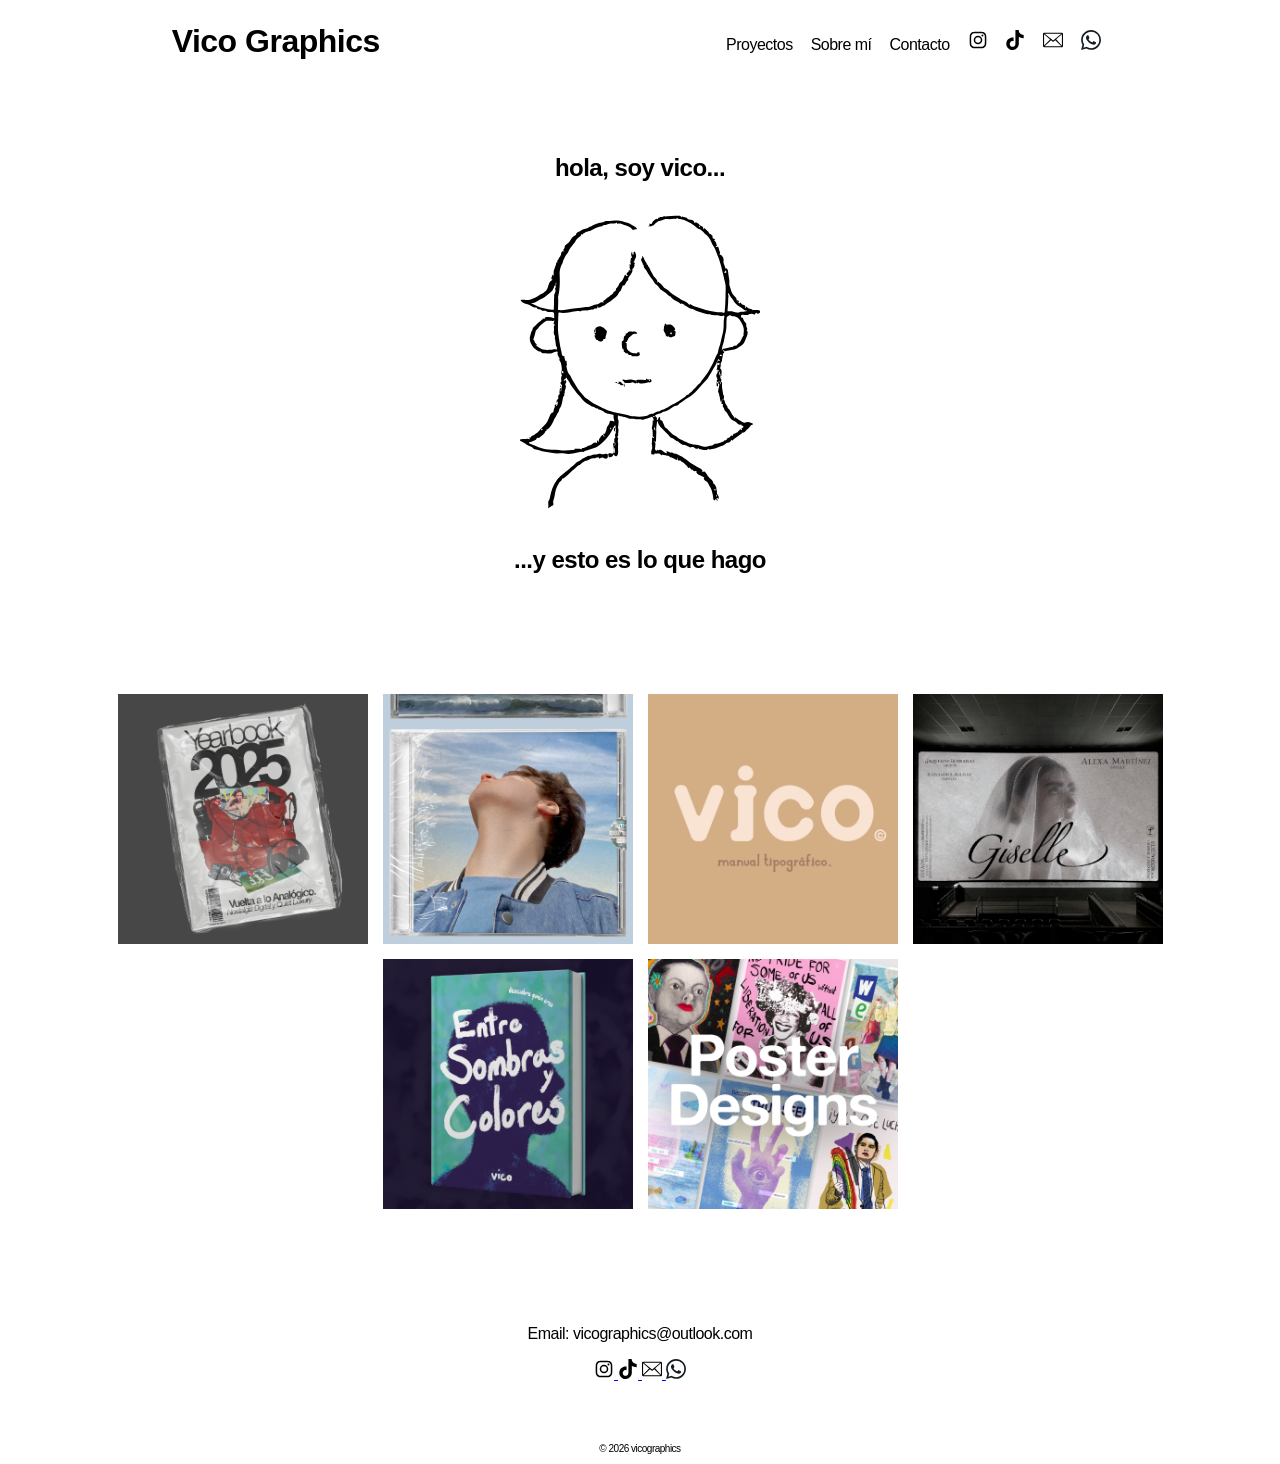
<file: index.html>
<!DOCTYPE html>
<html lang="es">
<head>
    <meta charset="UTF-8">
    <title>Vico Graphics</title>
    <link rel="stylesheet" href="styles.css">
    <link rel="icon" type="image/png" href="icons/favicon.png">
</head>
<body>

<header>
    <h1>Vico Graphics</h1>
    <nav>
        <a href="index.html">Proyectos</a>
        <a href="SobreMí/index.html">Sobre mí</a>
        <a href="Contactos/index.html">Contacto</a>
        <a href="https://www.instagram.com/vicographics/" target="_blank">
            <img src="icons/instagram-53.svg" alt="instagram" width="20" height="20">
        </a>
        <a href="https://www.tiktok.com/@vicographics" target="_blank">
            <img src="icons/tiktok-icon-original.svg" alt="tiktok" width="20" height="20">
        </a>
        <a href="mailto:vicographics@outlook.com" target="_blank">
            <img src="icons/email-icon.svg" alt="email" width="20" height="20">
        </a>
    <a href="https://wa.me/message/QQ6FGICJPWHGJ1" target="_blank">
            <img src="icons/whatsapp-icon.svg" alt="whatsapp" width="20" height="20">
        </a>
    </nav>
</header>

<!-- Sobre mí -->
<section id="sobre-mi" class="section">
    <h1>hola, soy vico...</h1>
    <img src="icons/vicographics_logo.svg" width="240" height="320">
    <h2>...y esto es lo que hago</h2>
</section>

<!-- Proyectos -->
<section id="proyectos" class="section">
    <div class="galeria">
        <img src="Images/Artboard 1portfolio.png">
        <img src="Images/Artboard 2portfolio.png">
        <img src="Images/Artboard 3portfolio.png">
        <img src="Images/Artboard 4portfolio.png">
        <img src="Images/Artboard 5portfolio.png">
        <img src="Images/Artboard 6portfolio.png">
    </div>
</section>

<!-- Contacto -->
<section id="contacto" class="section">
    <p>Email: vicographics@outlook.com</p>
    <a href="https://www.instagram.com/vicographics/" target="_blank">
            <img src="icons/instagram-53.svg" alt="instagram" width="20" height="20">
        </a>
        <a href="https://www.tiktok.com/@vicographics" target="_blank">
            <img src="icons/tiktok-icon-original.svg" alt="tiktok" width="20" height="20">
        </a>
    <a href="mailto:vicographics@outlook.com" target="_blank">
            <img src="icons/email-icon.svg" alt="email" width="20" height="20">
        </a>
    <a href="https://wa.me/message/QQ6FGICJPWHGJ1" target="_blank">
            <img src="icons/whatsapp-icon.svg" alt="whatsapp" width="20" height="20">
        </a>
</section>

<footer>
    <p>© 2026 vicographics</p>
</footer>

<script src="script.js"></script>
</body>
</html>
</file>
<file: styles.css>
body {
    margin: 0px;
    font-family: Helvetica, sans-serif;
    letter-spacing: -0.5px;
    background: white;
    color: black;
}

/* Header */
header {
    position: sticky;
    top: 0;
    z-index: 1000;
    display: flex;
    align-items: center;
    justify-content: space-around;
    padding: 2px;
    background: rgba(255, 255, 255, 0.3);
    backdrop-filter: blur(10px);
    -webkit-backdrop-filter: blur(10px);
}

nav a {
    margin: 0 7px;
    color: black;
    text-decoration: none;
}

/* Columnas */
.contenedor-columnas {
    display: flex;
    text-align: left;
    gap: 20px;
    margin: 40px auto;
    max-width: 1000px;
}

.columna {
  flex: 1;
  background-color: white;
  padding: 20px;
  border-radius: 0;
}

/* Carrusel */
.carousel {
    position: relative;
    overflow: hidden;
}

.carousel-container {
    position: relative;
    max-width: 100%;
    margin: auto;
    overflow: hidden;
    border-radius: 0;
}

.carousel-track {
    display: flex;
}

.slide {
    min-width: 100%;
    display: none;
    transition: opacity 0.5s;

}

.slide.active {
    display: block;
}

/* Contacto */
.contact-container {
    align-items: center;
    justify-content: center;
    background-color: #ffffff;
    padding: 40px;
    border-radius: 12px;
    width: 100%;
    max-width: 450px;
    margin: 0 auto;
}

.contact-container h2 {
    text-align: center;
    margin-bottom: 25px;
    color: black;
    font-size: 24px;
}

.input-group {
    margin-bottom: 20px;
}

.input-group label {
    display: block;
    margin-bottom: 8px;
    color: black;
    font-weight: 600;
    font-size: 14px;
}

.input-group input,
.input-group textarea {
    width: 100%;
    padding: 12px;
    border: 1px solid #ccc;
    border-radius: 6px;
    font-size: 16px;
    transition: border-color 0.3s ease;
    resize: vertical; 
}

.input-group input:focus,
.input-group textarea:focus {
    outline: none;
    border-color: black;
    box-shadow: 0 0 5px rgba(52, 152, 219, 0.3);
}

button {
    width: 100%;
    padding: 14px;
    background-color: black;
    color: white;
    border: none;
    border-radius: 6px;
    font-size: 16px;
    font-weight: bold;
    cursor: pointer;
    transition: background-color 0.3s ease, transform 0.1s ease;
}

button:hover {
    background-color: #2980b9;
}

button:active {
    transform: scale(0.98);
}

/* Botones */
.btn {
    position: absolute;
    top: 50%;
    transform: translateY(-50%);
    background: rgb(255, 255, 255);
    backdrop-filter: blur(10px);
    -webkit-backdrop-filter: blur(10px);
    border: none;
    color: white;
    padding: 10px;
    cursor: pointer;
    border-radius: 25%;
}

.prev { left: 10px; }
.next { right: 10px; }

/* Dots */
.dots {
    text-align: center;
    margin-top: 10px;
}

.dot {
    height: 12px;
    width: 12px;
    margin: 5px;
    background: gray;
    display: inline-block;
    border-radius: 50%;
    cursor: pointer;
}

.dot.active {
    background: lightgrey;
}


.slides img {
    width: 100%;
    display: none;
}

.slides img.active {
    display: block;
}

/* Botones */
.prev, .next {
    position: absolute;
    top: 50%;
    background: rgba(0,0,0,0.5);
    border: none;
    color: black;
    padding: 10px;
    cursor: pointer;
}

.prev { left: 10px; }
.next { right: 10px; }

/* Secciones */
.section {
    padding: 50px;
    text-align: center;
}

/* Grid de proyectos */
.grid {
    display: flex;
    gap: 20px;
    justify-content: center;
}

.card {
    background: white;
    color: black;
    padding: 30px;
    border-radius: 0;
    transition: transform 0.3s;
}

.card:hover {
    transform: scale(1.1);
}

.proyecto-detalle {
    padding: 60px;
    background: rgba(255,255,255,0.1);
    margin: 20px;
    border-radius: 0;
}

.galeria {
    display: flex;
    gap: 15px;
    justify-content: center;
    flex-wrap: wrap;
}

.galeria img {
    width: 250px;
    border-radius: 0;
    transition: transform 0.3s;
    cursor: pointer;
}

.galeria img:hover {
    transform: scale(1.1);
}

/* Footer */
footer {
    font-size: 10px;
    text-align: center;
}
</file>
